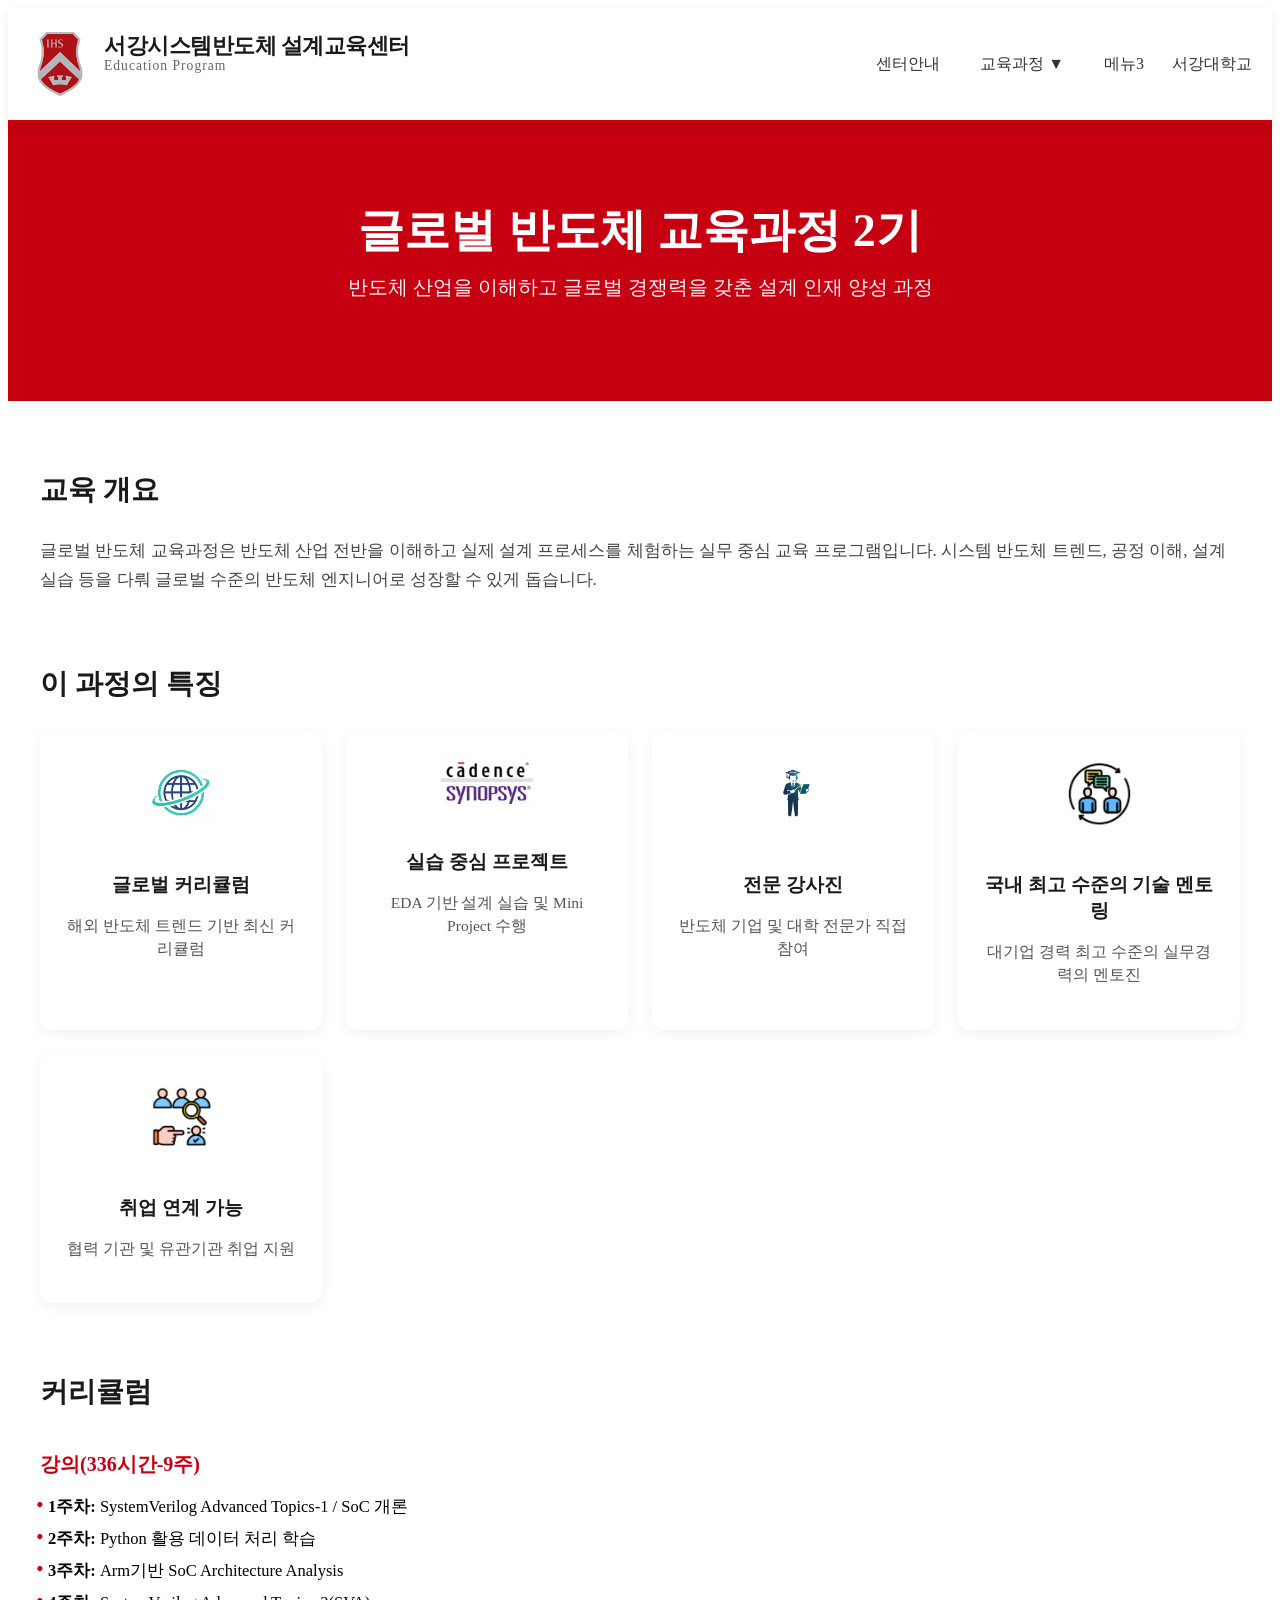
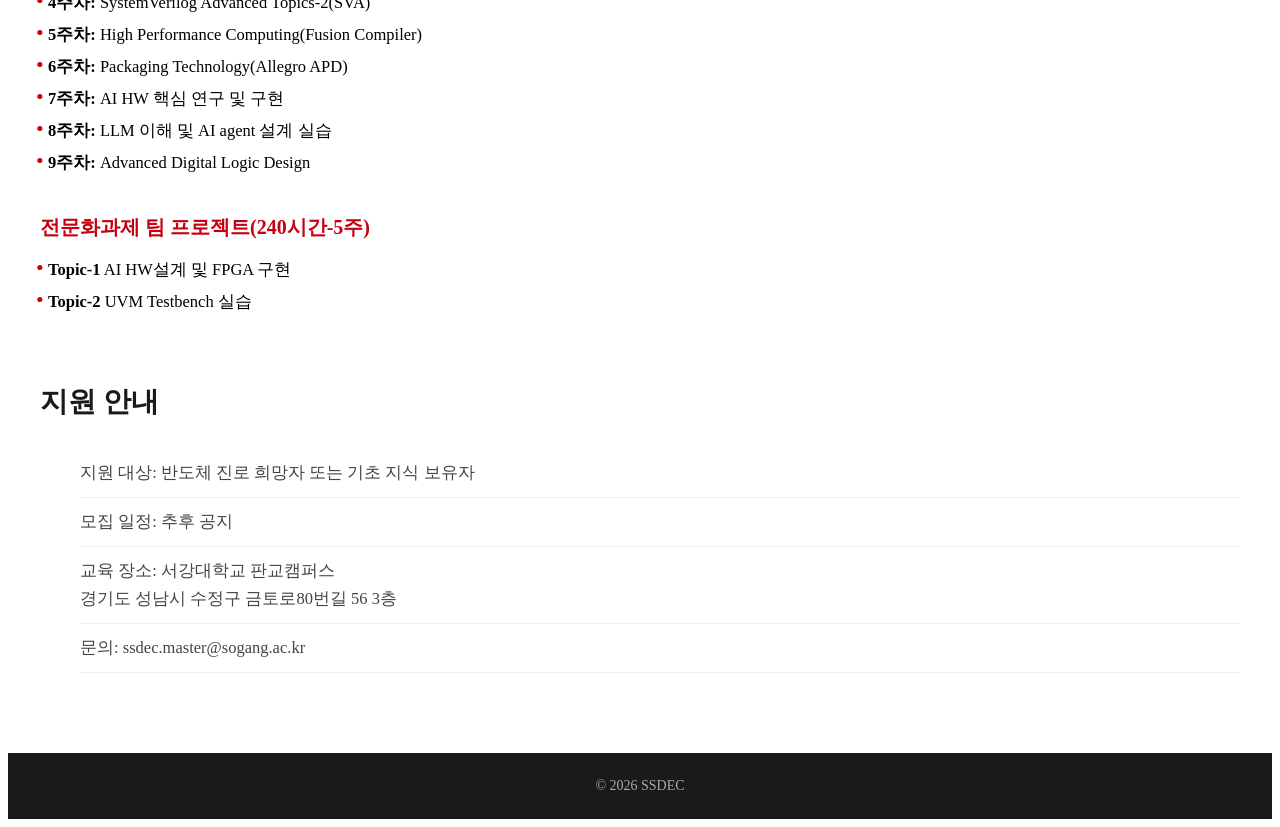
<file: class/global.html>
<!DOCTYPE html>
<html lang="ko">
<head>
  <meta charset="UTF-8">
  <title>글로벌 반도체 교육과정 - SSDEC</title>
  <meta name="viewport" content="width=device-width, initial-scale=1">
  
  <link rel="stylesheet" href="../style.css">
  <link rel="stylesheet" href="global.css">
  
  <link href="https://fonts.googleapis.com/css2?family=Noto+Sans+KR:wght@300;400;500;700&display=swap" rel="stylesheet">
</head>
<body>

<header class="header">
<div class="header-left">
    <img src="../images/icons/logo.png" 
         alt="서강시스템반도체 설계교육센터 로고" 
         class="header-logo">

    <div class="header-title">
      <h1>서강시스템반도체 설계교육센터</h1>
      <p class="header-subtitle">Education Program</p>
    </div>
  </div>

  <button class="hamburger">☰</button>

  <nav class="nav">
    <a href="../index.html">센터안내</a>

    <div class="menu-group">
      <button class="menu-parent">교육과정 ▼</button>
      <div class="submenu">
        <a href="global.html">글로벌 반도체 교육과정</a>
        <a href="soc.html">SoC 설계 교육과정</a>
      </div>
    </div>

    <a href="#">메뉴3</a>
    <a href="https://www.sogang.ac.kr">서강대학교</a>
  </nav>
</header>


<!-- HERO -->
<section class="program-hero">
  <h2 class="program-title">글로벌 반도체 교육과정 2기</h2>
  <p class="program-subtitle">반도체 산업을 이해하고 글로벌 경쟁력을 갖춘 설계 인재 양성 과정</p>
</section>


<!-- 교육개요 -->
<section class="section-block">
  <h3 class="section-title">교육 개요</h3>
  <p class="section-text">
    글로벌 반도체 교육과정은 반도체 산업 전반을 이해하고 실제 설계 프로세스를 체험하는 실무 중심 교육 프로그램입니다.
    시스템 반도체 트렌드, 공정 이해, 설계 실습 등을 다뤄 글로벌 수준의 반도체 엔지니어로 성장할 수 있게 돕습니다.
  </p>
</section>


<!-- 이 과정의 특징 -->
<section class="section-block">
  <h3 class="section-title">이 과정의 특징</h3>

  <div class="feature-cards">

    <div class="card">
      <div class="card-icon">
        <img src="../images/icons/global.png" alt="">
      </div>
      <div class="card-text">
        <h4>글로벌 커리큘럼</h4>
        <p>해외 반도체 트렌드 기반 최신 커리큘럼</p>
      </div>
    </div>

<div class="card card-large-icon">
  <div class="card-icon">
    <img src="../images/icons/eda.png" alt="">
  </div>
  <div class="card-text">
    <h4>실습 중심 프로젝트</h4>
    <p>EDA 기반 설계 실습 및 Mini Project 수행</p>
  </div>
</div>

    <div class="card">
           <div class="card-icon">
        <img src="../images/icons/ins.png" alt="">
      </div>
      <div class="card-text">
        <h4>전문 강사진</h4>
        <p>반도체 기업 및 대학 전문가 직접 참여</p>
      </div>
    </div>

    <div class="card">
            <div class="card-icon">
        <img src="../images/icons/mentor.png" alt="">
      </div>
      <div class="card-text">
        <h4>국내 최고 수준의 기술 멘토링</h4>
        <p>대기업 경력 최고 수준의 실무경력의 멘토진</p>
      </div>
    </div>
   <div class="card">
    <div class="card-icon">
        <img src="../images/icons/job.png" alt="">
      </div>
      <div class="card-text">
        <h4>취업 연계 가능</h4>
        <p>협력 기관 및 유관기관 취업 지원</p>
      </div>
    </div>
  </div>
</section>


<!-- 커리큘럼 -->
<section class="section-block">
  <h3 class="section-title">커리큘럼</h3>
  <!-- 소제목 추가 -->
  <h4 class="curriculum-subtitle">강의(336시간-9주)</h4>

  <div class="curriculum-list">
    <p><strong>1주차:</strong> SystemVerilog Advanced Topics-1 / SoC 개론</p>
    <p><strong>2주차:</strong> Python 활용 데이터 처리 학습</p>
    <p><strong>3주차:</strong> Arm기반 SoC Architecture Analysis</p>
    <p><strong>4주차:</strong> SystemVerilog Advanced Topics-2(SVA)</p>
    <p><strong>5주차:</strong> High Performance Computing(Fusion Compiler)</p>
    <p><strong>6주차:</strong> Packaging Technology(Allegro APD)</p>
    <p><strong>7주차:</strong> AI HW 핵심 연구 및 구현</p>
    <p><strong>8주차:</strong> LLM 이해 및 AI agent 설계 실습</p>
    <p><strong>9주차:</strong> Advanced Digital Logic Design</p>
  </div>

    <!-- 소제목 추가 -->
  <h4 class="curriculum-subtitle">전문화과제 팀 프로젝트(240시간-5주)</h4>

  <div class="curriculum-list">
    <p><strong>Topic-1</strong> AI HW설계 및 FPGA 구현</p>
    <p><strong>Topic-2</strong> UVM Testbench 실습</p>
   
  </div>
</section>


<!-- 지원 안내 -->
<section class="section-block">
  <h3 class="section-title">지원 안내</h3>
  <ul class="section-text">
    <li>지원 대상: 반도체 진로 희망자 또는 기초 지식 보유자</li>
    <li>모집 일정: 추후 공지</li>
    <li>교육 장소: 서강대학교 판교캠퍼스<br>경기도 성남시 수정구 금토로80번길 56 3층</li>
    <li>문의: ssdec.master@sogang.ac.kr</li>
  </ul>
</section>


<footer class="footer">
  © 2026 SSDEC
</footer>

<script>
  const ham = document.querySelector('.hamburger');
  const nav = document.querySelector('.nav');

  ham.addEventListener('click', () => {
    nav.classList.toggle('active');
  });

  const parentMenu = document.querySelector('.menu-parent');
  const submenu = document.querySelector('.submenu');

  if (parentMenu) {
    parentMenu.addEventListener('click', () => {
      submenu.classList.toggle('active');
      parentMenu.classList.toggle('active');
    });
  }
</script>

</body>
</html>
</file>
<file: style.css>
/* ===========================
   Header
=========================== */
.header {
  background: #C60010;
  color: #fff;
  padding: 20px;
}

.header-title {
  display: flex;
  flex-direction: column;
  margin-bottom: 20px;
}

.header-title h1,
.header-title p {
  margin: 0;
  padding: 0;
}
.header-title h1 { word-break: keep-all; /* 한글 단어 단위 줄바꿈 */
   white-space: normal; /* 자연스러운 줄바꿈 */ 
   line-height: 1.3;
   }

.header-subtitle {
  font-size: 18px;
  opacity: 0.9;
  letter-spacing: 1px;
}


/* Navigation */
.nav {
  display: flex;
  gap: 20px;
}

.nav a {
  color: white;
  text-decoration: none;
  font-weight: 500;
}


/* ===========================
   Hero
=========================== */
.hero {
  position: relative;
  width: 100%;
  height: 300px;
  background: url("images/hero.jpg") center/cover no-repeat;
  position: relative;
   overflow: hidden;
}
.hero img {
  width: 100%;          /* 화면 너비에 맞게 */
  height: auto;         /* 비율 유지 */
  display: block;       /* 여백 제거 */
  object-fit: cover;    /* 화면에 맞게 꽉 채움 */
}

.hero-text {
  position: absolute;
  bottom: 20px;
  left: 20px;
  color: white;
  font-size: 24px;
  text-shadow: 0 0 6px rgba(0,0,0,0.7);
}


/* ===========================
   Card Grid (Responsive)
=========================== */
.content {
  display: grid;
  grid-template-columns: repeat(auto-fit, minmax(260px, 1fr));
  gap: 20px;
  padding: 20px;
  max-width: 1200px;
  margin: 0 auto;
}

.card {
  background: #ffffff;
  border-radius: 8px;
  padding: 16px;
  text-align: center;
  box-shadow: 0 2px 8px rgba(0,0,0,0.08);
}

.card img {
  width: 100%;
  height: 160px;
  object-fit: cover;
  border-radius: 8px;
  background: #e0e0e0;
}


/* ===========================
   Footer
=========================== */
.footer {
  text-align: center;
  padding: 20px;
  background: #f2f2f2;
  margin-top: 40px;
  color: #333;
}
.container {
  padding: 16px;
  font-size: 16px;
}

/* 햄버거 버튼 기본 숨김 (PC용) */
.hamburger {
  display: none;
  font-size: 26px;
  background: none;
  border: none;
  color: white;
  cursor: pointer;
}

/* ===========================
   Mobile
=========================== */
@media (min-width: 768px) {
  .hero {
    height: 220px;
  }

  .hero-text {
    font-size: 20px;
  }
     .container {
    max-width: 600px;
    margin: 0 auto;
    font-size: 18px;
  }
}

/* 모바일 전용: img 숨기고 배경이미지로 전환 */
@media (max-width: 768px) {
  .hero img {
    display: none;
  }

  .hero {
    background: url("images/main.png") center/cover no-repeat;
    height: 230px;
  }

  .hero-text {
    font-size: 18px;
    bottom: 15px;
    left: 15px;
  }
   /* 모바일: 햄버거 보이기, nav 숨기기 */
  .hamburger {
    display: block;
    position: absolute;
    top: 25px;
    right: 20px;
  }

  .nav {
    display: none;
    flex-direction: column;
    background: #C60010;
    padding: 10px 20px;
    margin-top: 10px;
  }

  /* 햄버거 활성화 시 메뉴 표시 */
  .nav.active {
    display: flex;
  }
   /* 기본적으로 하위 메뉴는 숨김 */
.submenu {
  display: none;
  flex-direction: column;
  padding-left: 10px;
  margin-top: 5px;
   background: rgba(255, 79, 122, 0.2); /* 연한 분홍 배경 */
  border-left: 3px solid #ff4f7a; /* 구분선 */
  border-radius: 4px;
}

.submenu a {
  padding: 6px 0;
  color: white;
  text-decoration: none;
  font-size: 16px;
}

/* 상위 메뉴 버튼 스타일 */
.menu-parent {
  width: 100%;
  background: none;
  border: none;
  color: white;
  text-align: left;
  padding: 10px 0;
  font-size: 18px;
  cursor: pointer;
}
/* 활성화 상태 색 강조 */
.menu-parent.active {
  background: #ff4f7a; /* 옅은 빨강+핑크 */
  color: white;
  padding-left: 10px;
  border-radius: 4px;
}

/* submenu가 열릴 때 */
.submenu.active {
  display: flex;
}
}
</file>
<file: class/global.css>
.header {
  display: flex;
  align-items: center;
  justify-content: space-between;
  padding: 16px 20px;
  background: #ffffff;
  box-shadow: 0 4px 12px rgba(0, 0, 0, 0.08);
  position: sticky;
  top: 0;
  z-index: 1000;
  border-bottom: 3px solid #C60010;
  height: 80px; /* 헤더 높이 지정 */
}

.header-left {
  display: flex;
  align-items: center;
  gap: 12px;
  flex-shrink: 0;
}

.header-logo {
  width: 64px;
  height: 64px;
  object-fit: contain;
  flex-shrink: 0;
}

.header-title {
  display: flex;
  flex-direction: column;
  justify-content: center;
  height: 100%; /* 타이틀 컨테이너 높이 100% */
}

.header-title h1 {
  font-size: 21.5px;
  font-weight: 700;
  margin: 0;
  line-height: 1.15;
  color: #1a1a1a;
  letter-spacing: -0.5px;
}

.header-title .header-subtitle {
  font-size: 13.6px;
  margin: 0;
  color: #555555;
}

.hamburger {
  font-size: 30px;
  background: none;
  border: none;
  color: #C60010;
  padding: 8px 10px;
  cursor: pointer;
  margin-left: auto; /* 햄버거 버튼을 오른쪽으로 밀어냄 */
}

/* ==================== NAV ==================== */
.nav {
  display: flex;
  gap: 28px;
  align-items: center;
}

.nav a {
  text-decoration: none;
  color: #333;
  font-weight: 500;
  transition: color 0.3s;
}

.nav a:hover {
  color: #C60010;
}

.menu-group {
  position: relative;
}

.menu-parent {
  background: none;
  border: none;
  font-size: 16px;
  font-weight: 500;
  color: #333;
  cursor: pointer;
  padding: 8px 12px;
}

.submenu {
  position: absolute;
  top: 100%;
  left: 0;
  background: #fff;
  box-shadow: 0 4px 15px rgba(0,0,0,0.1);
  border-radius: 6px;
  padding: 10px 0;
  min-width: 200px;
  display: none;
  z-index: 100;
}

.submenu.active {
  display: block;
}

.submenu a {
  display: block;
  padding: 10px 20px;
  color: #333;
  text-decoration: none;
}

.submenu a:hover {
  background: #f5f5f5;
  color: #C60010;
}

/* ==================== 모바일 메뉴 ==================== */
@media (max-width: 768px) {
  .hamburger {
    display: block;
  }

  .nav {
    position: fixed;
    top: 0;
    left: -100%;
    width: 80%;
    max-width: 320px;
    height: 100vh;
    background: #fff;
    box-shadow: 4px 0 20px rgba(0,0,0,0.15);
    padding: 90px 20px 30px;
    transition: left 0.4s ease;
    flex-direction: column;
    align-items: flex-start;
    gap: 12px;
    z-index: 999;
  }

  .nav.active {
    left: 0;
  }

  .header-left {
    height: 52px;
    gap: 9px;
  }

  .header-logo {
    width: 52px;
    height: 52px;
  }

  .header-title h1 {
    font-size: 18px;
  }

  .header-title .header-subtitle {
    font-size: 12.2px;
  }
}

@media (min-width: 769px) {
  .hamburger {
    display: none;
  }
}

/* ==================== HERO ==================== */
.program-hero {
  padding: 80px 20px;
  text-align: center;
  background: #C60010;
  color: white;
}

.program-title {
  font-weight: 700;
  margin: 0;
  font-size: clamp(26px, 6vw, 46px);
  line-height: 1.2;
}

.program-subtitle {
  font-size: clamp(15px, 3.5vw, 20px);
  margin-top: 16px;
  opacity: 0.95;
  max-width: 800px;
  margin-left: auto;
  margin-right: auto;
}

/* ==================== 공통 섹션 ==================== */
.section-block {
  width: 100%;
  max-width: 1200px;
  margin: 70px auto;
  padding: 0 20px;
}

.section-title {
  font-size: 28px;
  font-weight: 700;
  margin-bottom: 28px;
  color: #1a1a1a;
  text-align: left;
}

/* 모바일에서는 제목 중앙 정렬 */
@media (max-width: 767px) {
  .section-title {
    text-align: center;
    font-size: 24px;
  }
}

.section-text {
  line-height: 1.7;
  font-size: 17px;
  color: #444;
}

/* ==================== 특징 카드 ==================== */
.feature-cards {
  display: grid;
  grid-template-columns: 1fr;
  gap: 24px;
}

@media (min-width: 768px) {
  .feature-cards {
    grid-template-columns: repeat(4, 1fr);
  }
}

.card {
  background: #fff;
  border-radius: 12px;
  padding: 28px 24px;
  box-shadow: 0 4px 15px rgba(0,0,0,0.06);
  display: flex;
  flex-direction: column;
  align-items: center;
  text-align: center;
  transition: transform 0.3s, box-shadow 0.3s;
}

.card:hover {
  transform: translateY(-8px);
  box-shadow: 0 12px 25px rgba(0,0,0,0.1);
}

.card-icon img {
  width: 68px;
  height: 68px;
  margin-bottom: 16px;
}

.card-large-icon .card-icon img {
  width: 92px;
  height: auto;
}

.card-text h4 {
  font-size: 19px;
  font-weight: 600;
  margin-bottom: 10px;
  color: #1a1a1a;
}

.card-text p {
  font-size: 15.5px;
  color: #555;
  line-height: 1.5;
}

/* ==================== 커리큘럼 ==================== */
.curriculum-subtitle {
  font-size: 20px;
  font-weight: 600;
  margin: 40px 0 18px 0;
  color: #C60010;
}

.curriculum-list p {
  margin: 10px 0;
  font-size: 16.5px;
  padding-left: 8px;
  position: relative;
}

.curriculum-list p::before {
  content: "•";
  color: #C60010;
  font-size: 22px;
  position: absolute;
  left: -4px;
  top: -4px;
}

/* ==================== 지원 안내 ==================== */
.section-block ul {
  list-style: none;
}

.section-block li {
  padding: 10px 0;
  font-size: 16.5px;
  border-bottom: 1px solid #eee;
}

/* ==================== FOOTER ==================== */
.footer {
  background: #1a1a1a;
  color: #aaa;
  text-align: center;
  padding: 25px 20px;
  font-size: 14px;
  margin-top: 80px;
}

/* ==================== 반응형 보완 ==================== */
@media (max-width: 480px) {
  .header {
    padding: 12px 14px;
  }
  
  .program-hero {
    padding: 60px 16px;
  }
}
</file>
